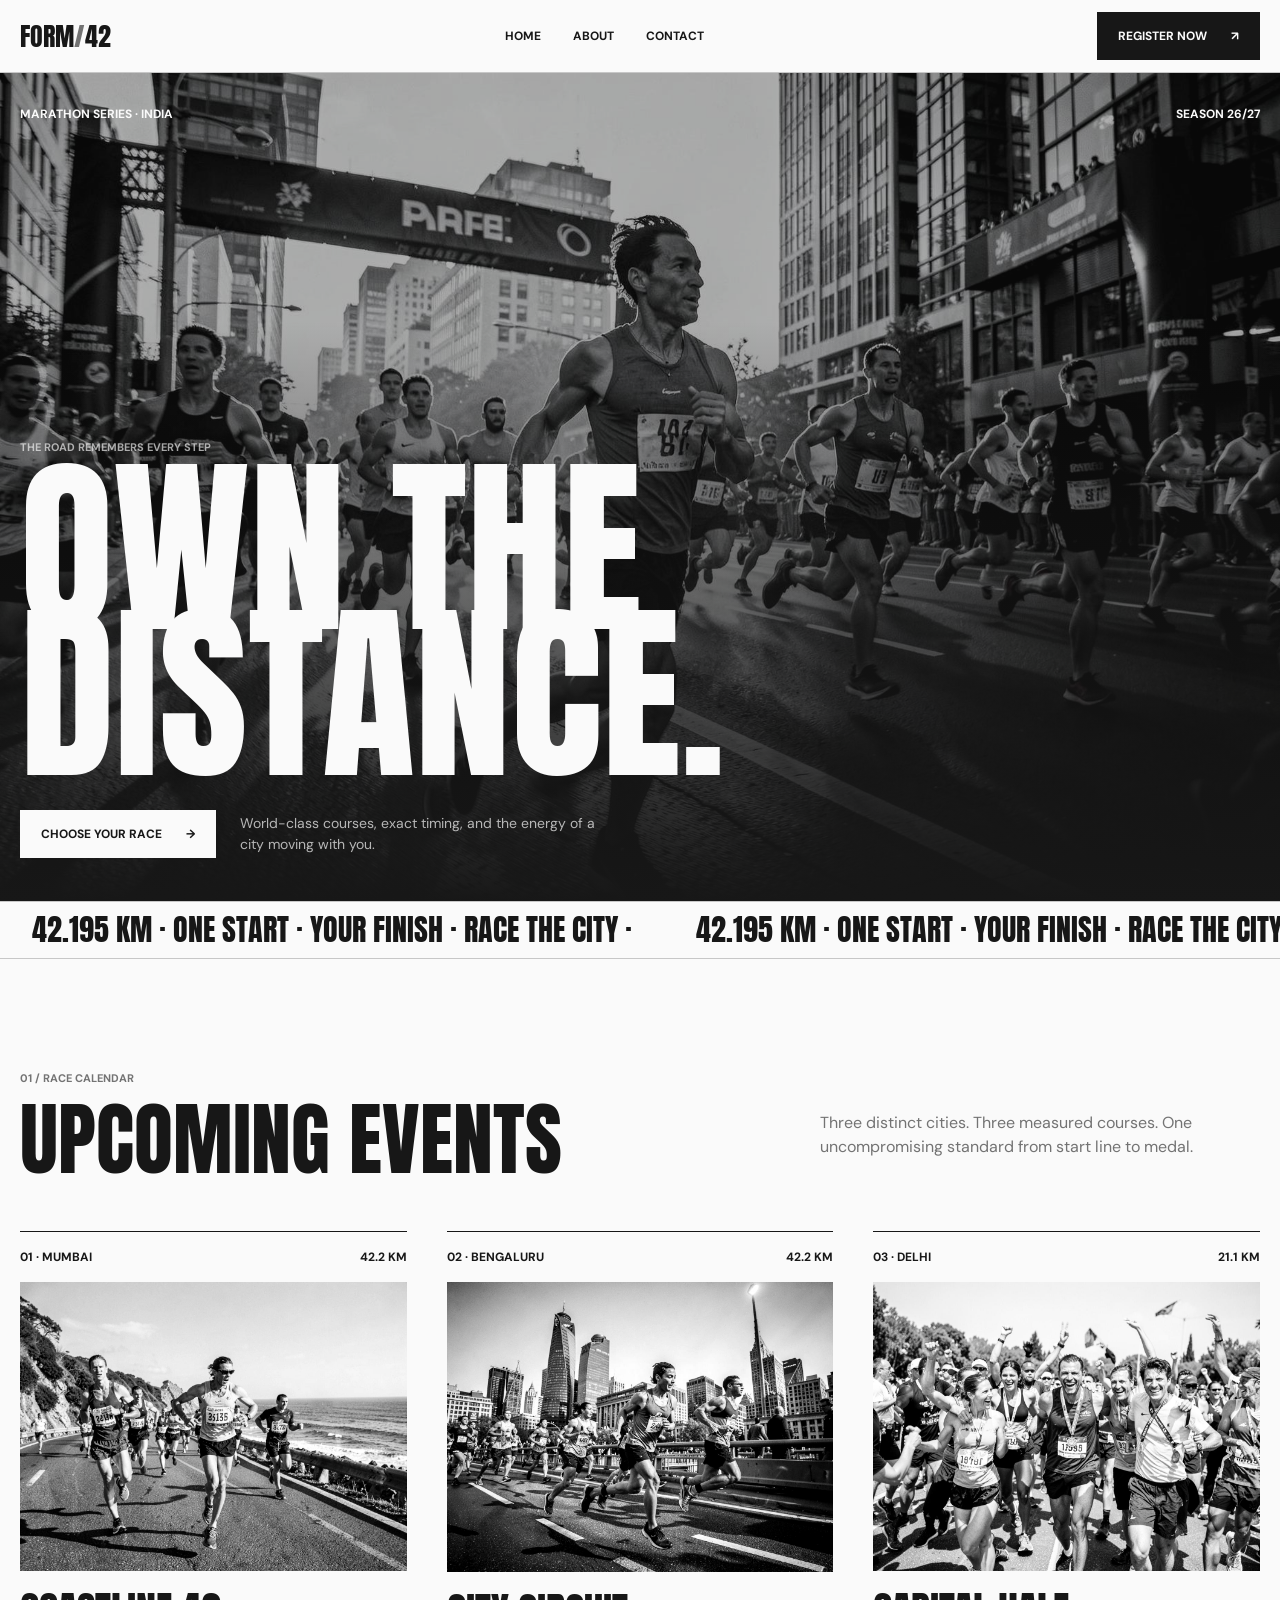
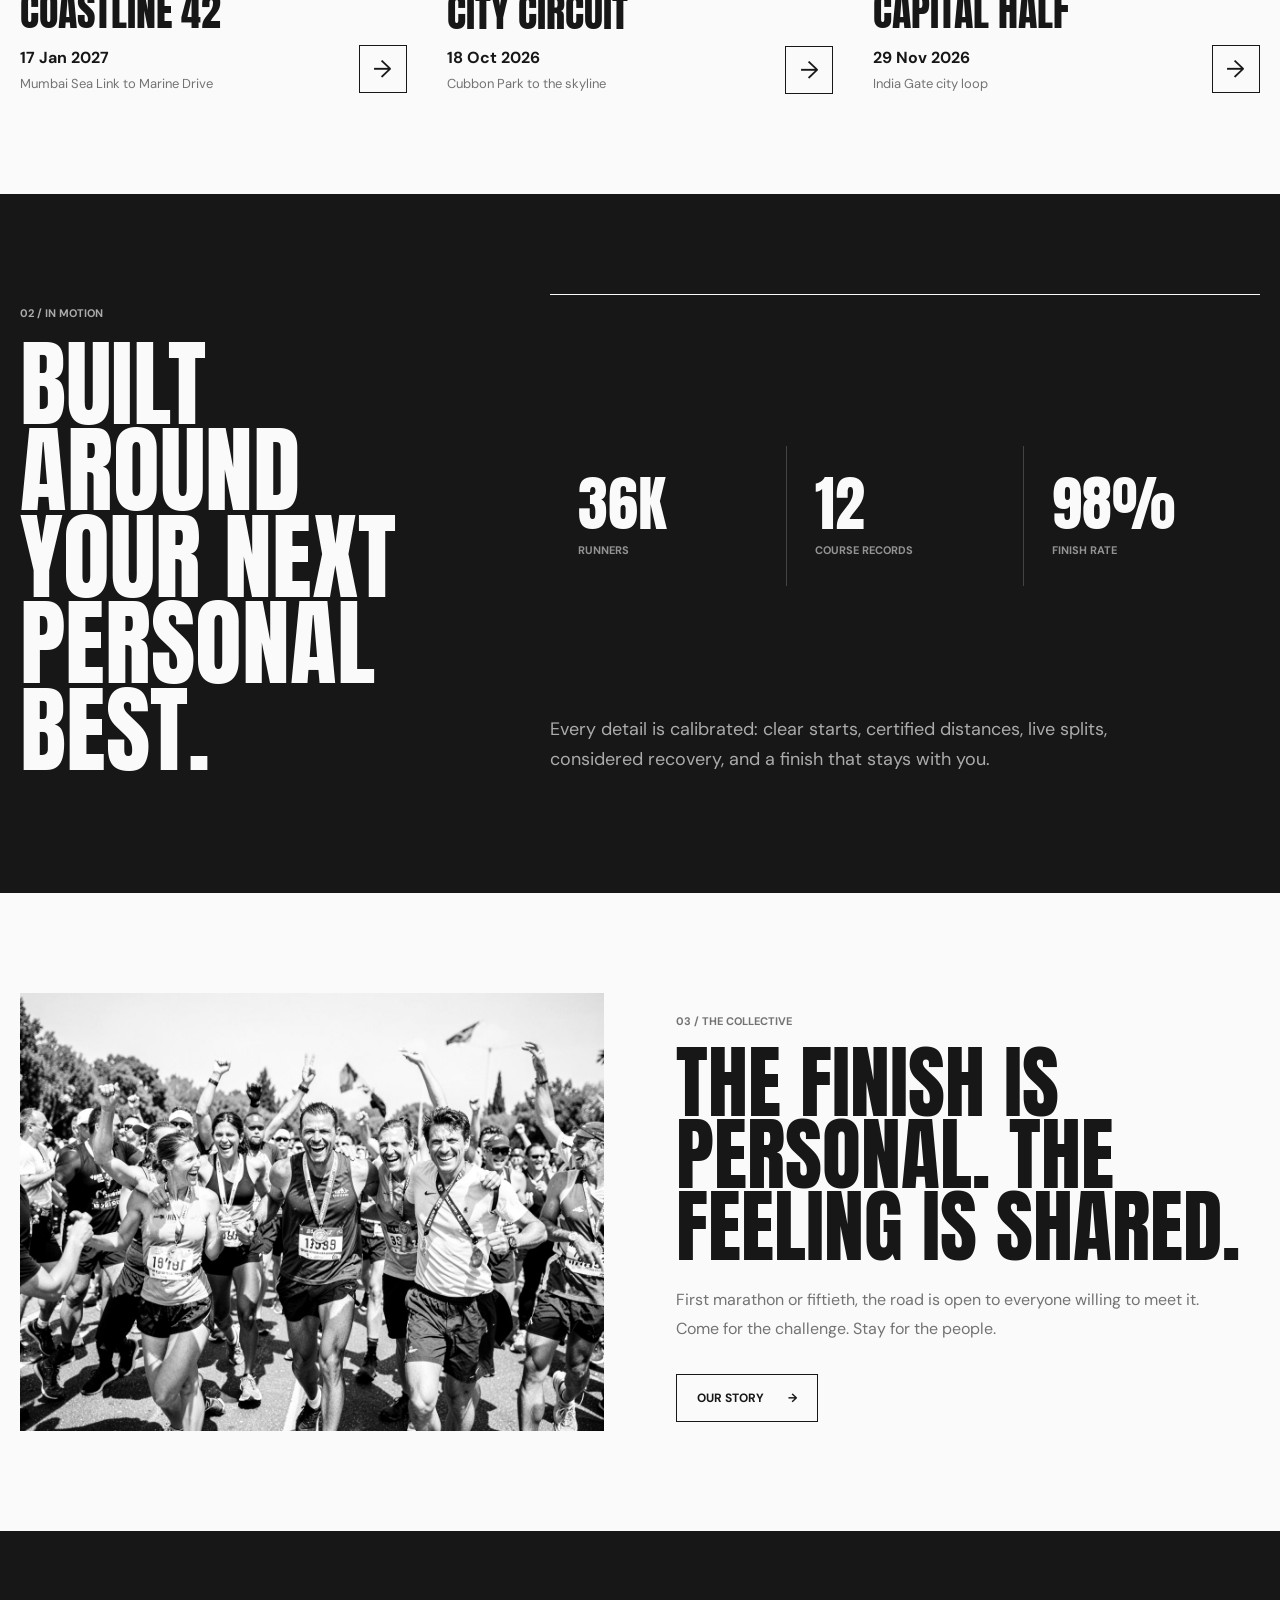
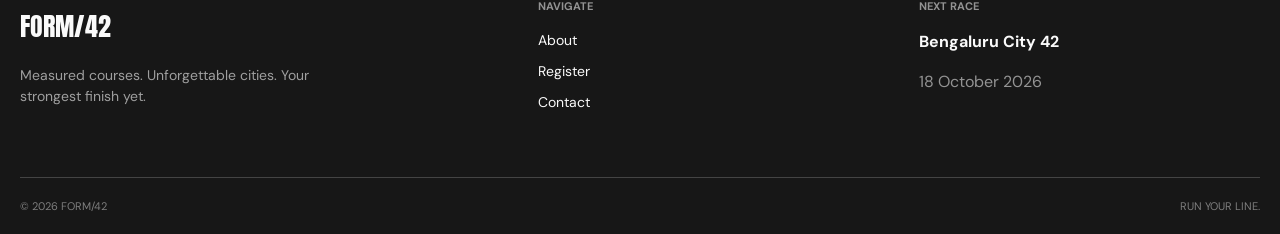
<file: form42-html-css-js (1) - Copy/form42-website/index.html>
<!doctype html><html lang="en"><head><meta charset="UTF-8"><meta name="viewport" content="width=device-width,initial-scale=1"><title>Form/42 — Premium Marathon Series</title><meta name="description" content="Discover premium city marathons, upcoming races, and register for your next finish line."><meta property="og:title" content="Form/42 — Premium Marathon Series"><meta property="og:description" content="Discover premium city marathons, upcoming races, and register for your next finish line."><meta property="og:type" content="website"><meta name="twitter:card" content="summary_large_image"><link rel="preconnect" href="https://fonts.googleapis.com"><link rel="preconnect" href="https://fonts.gstatic.com" crossorigin><link href="https://fonts.googleapis.com/css2?family=Anton&family=DM+Sans:wght@400;500;600;700&display=swap" rel="stylesheet"><link rel="stylesheet" href="style.css"><script src="app.js" defer></script></head><body class="home"><header class="site-header"><div class="container header-inner"><a class="logo" href="index.html">FORM<span>/</span>42</a><nav class="desktop-nav" aria-label="Main navigation"><a href="index.html">Home</a><a href="about.html">About</a><a href="contact.html">Contact</a></nav><a class="btn btn-dark desktop-cta" href="register.html">Register now <span>↗</span></a><button class="menu-button" type="button" aria-label="Toggle menu" aria-expanded="false"><span></span><span></span></button></div><nav class="mobile-nav" aria-label="Mobile navigation"><a href="index.html">Home</a><a href="about.html">About</a><a href="contact.html">Contact</a><a class="btn btn-dark" href="register.html">Register now</a></nav></header><main><section class="hero"><img src="assets/marathon-hero.jpg" alt="Marathon runners racing through a city"><div class="hero-shade"></div><div class="container hero-inner"><div class="hero-meta"><span>Marathon series · India</span><span>Season 26/27</span></div><div class="hero-copy reveal"><p class="eyebrow dim-light">The road remembers every step</p><h1>Own the<br>distance.</h1><div class="hero-actions"><a class="btn btn-light" href="register.html">Choose your race <span>→</span></a><p>World-class courses, exact timing, and the energy of a city moving with you.</p></div></div></div></section><div class="ticker"><div><span>42.195 KM · One start · Your finish · Race the city · </span><span aria-hidden="true">42.195 KM · One start · Your finish · Race the city · </span></div></div><section class="section"><div class="container"><div class="section-heading"><div><p class="eyebrow muted">01 / Race calendar</p><h2>Upcoming events</h2></div><p>Three distinct cities. Three measured courses. One uncompromising standard from start line to medal.</p></div><div class="race-grid">
<article class="race-card"><div class="race-meta"><span>01 · Mumbai</span><span>42.2 KM</span></div><img src="assets/coastal-race.jpg" alt="Runners at Mumbai Coastline 42" loading="lazy"><h3>Coastline 42</h3><div class="race-bottom"><div><strong>17 Jan 2027</strong><p>Mumbai Sea Link to Marine Drive</p></div><a class="icon-link" href="register.html?race=Mumbai+Coastline+42" aria-label="Register for Mumbai Coastline 42">→</a></div></article>
<article class="race-card"><div class="race-meta"><span>02 · Bengaluru</span><span>42.2 KM</span></div><img src="assets/city-race.jpg" alt="Runners at Bengaluru City Circuit" loading="lazy"><h3>City Circuit</h3><div class="race-bottom"><div><strong>18 Oct 2026</strong><p>Cubbon Park to the skyline</p></div><a class="icon-link" href="register.html?race=Bengaluru+City+Circuit" aria-label="Register for Bengaluru City Circuit">→</a></div></article>
<article class="race-card"><div class="race-meta"><span>03 · Delhi</span><span>21.1 KM</span></div><img src="assets/community-runners.jpg" alt="Runners at Delhi Capital Half" loading="lazy"><h3>Capital Half</h3><div class="race-bottom"><div><strong>29 Nov 2026</strong><p>India Gate city loop</p></div><a class="icon-link" href="register.html?race=Delhi+Capital+Half" aria-label="Register for Delhi Capital Half">→</a></div></article>
</div></div></section><section class="section section-dark"><div class="container motion-grid"><div><p class="eyebrow dim-light">02 / In motion</p><h2>Built around your next personal best.</h2></div><div class="motion-data"><div class="pulse-line"></div><div class="stats"><div><strong>36K</strong><span>Runners</span></div><div><strong>12</strong><span>Course records</span></div><div><strong>98%</strong><span>Finish rate</span></div></div><p>Every detail is calibrated: clear starts, certified distances, live splits, considered recovery, and a finish that stays with you.</p></div></div></section><section class="section"><div class="container split center"><img class="feature-image" src="assets/community-runners.jpg" alt="Marathon finishers celebrating together" loading="lazy"><div><p class="eyebrow muted">03 / The collective</p><h2>The finish is personal. The feeling is shared.</h2><p class="body-copy">First marathon or fiftieth, the road is open to everyone willing to meet it. Come for the challenge. Stay for the people.</p><a class="btn btn-outline" href="about.html">Our story <span>→</span></a></div></div></section></main><footer class="site-footer"><div class="container footer-grid"><div><p class="footer-logo">FORM/42</p><p class="footer-copy">Measured courses. Unforgettable cities. Your strongest finish yet.</p></div><div><p class="eyebrow dim">Navigate</p><div class="footer-links"><a href="about.html">About</a><a href="register.html">Register</a><a href="contact.html">Contact</a></div></div><div><p class="eyebrow dim">Next race</p><p class="footer-race">Bengaluru City 42</p><p class="dim">18 October 2026</p></div></div><div class="container footer-bottom"><span>© 2026 FORM/42</span><span>Run your line.</span></div></footer></body></html>
</file>
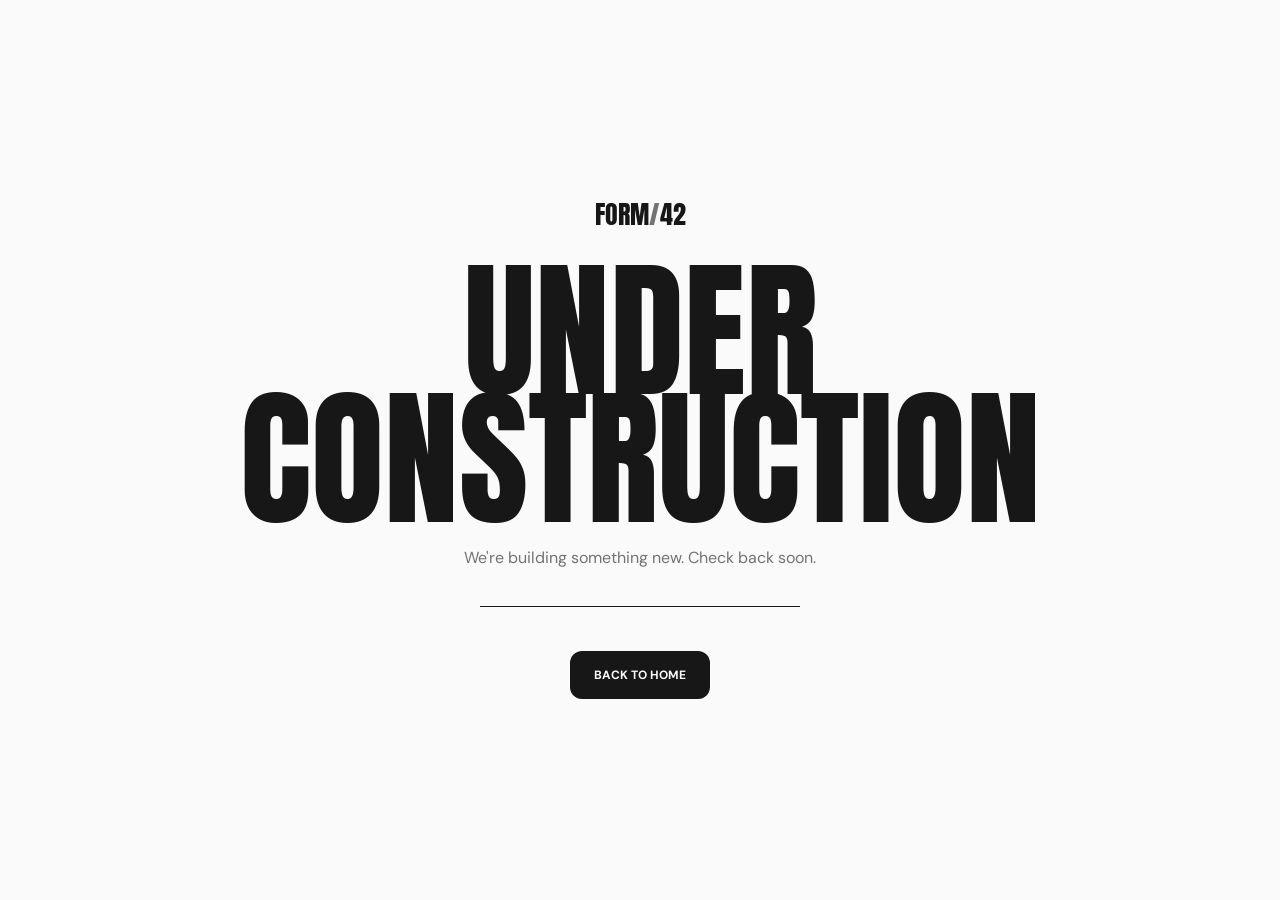
<file: contact.html>
<!DOCTYPE html>
<html lang="en">
<head>
<meta charset="UTF-8">
<meta name="viewport" content="width=device-width, initial-scale=1">
<title>FORM/42 — Under construction</title>
<link rel="preconnect" href="https://fonts.googleapis.com">
<link rel="preconnect" href="https://fonts.gstatic.com" crossorigin>
<link href="https://fonts.googleapis.com/css2?family=Anton&family=DM+Sans:wght@400;700&display=swap" rel="stylesheet">
<style>
:root{--bg:#fafafa;--ink:#171717;--muted:#737373}
*{box-sizing:border-box}
body{margin:0;min-height:100svh;display:grid;place-items:center;padding:24px;background:var(--bg);color:var(--ink);font-family:"DM Sans",sans-serif;line-height:1.5;text-align:center}
.logo{font:400 26px/1 "Anton",sans-serif;text-transform:uppercase}
.logo span{color:var(--muted)}
h1{font:400 clamp(56px,13vw,150px)/.85 "Anton",sans-serif;text-transform:uppercase;margin:40px 0 24px}
p{max-width:420px;margin:0 auto;color:var(--muted)}
.bar{width:min(100%,320px);height:1px;background:var(--ink);margin:36px auto;transform-origin:center;animation:pulse 3s ease-in-out infinite}
a{display:inline-block;margin-top:8px;min-height:48px;line-height:48px;padding:0 24px;border-radius:12px;background:var(--ink);color:var(--bg);font-size:12px;font-weight:700;text-decoration:none;text-transform:uppercase}
a:focus-visible{outline:2px solid var(--ink);outline-offset:3px}
@keyframes pulse{0%,100%{transform:scaleX(.2);opacity:.3}50%{transform:scaleX(1);opacity:1}}
@media(prefers-reduced-motion:reduce){.bar{animation:none}}
</style>
</head>
<body>
  <main>
    <div class="logo">FORM<span>/</span>42</div>
    <h1>Under<br>construction</h1>
    <p>We're building something new. Check back soon.</p>
    <div class="bar" aria-hidden="true"></div>
    <a href="index.html">Back to Home</a>
  </main>
</body>
</html>
</file>
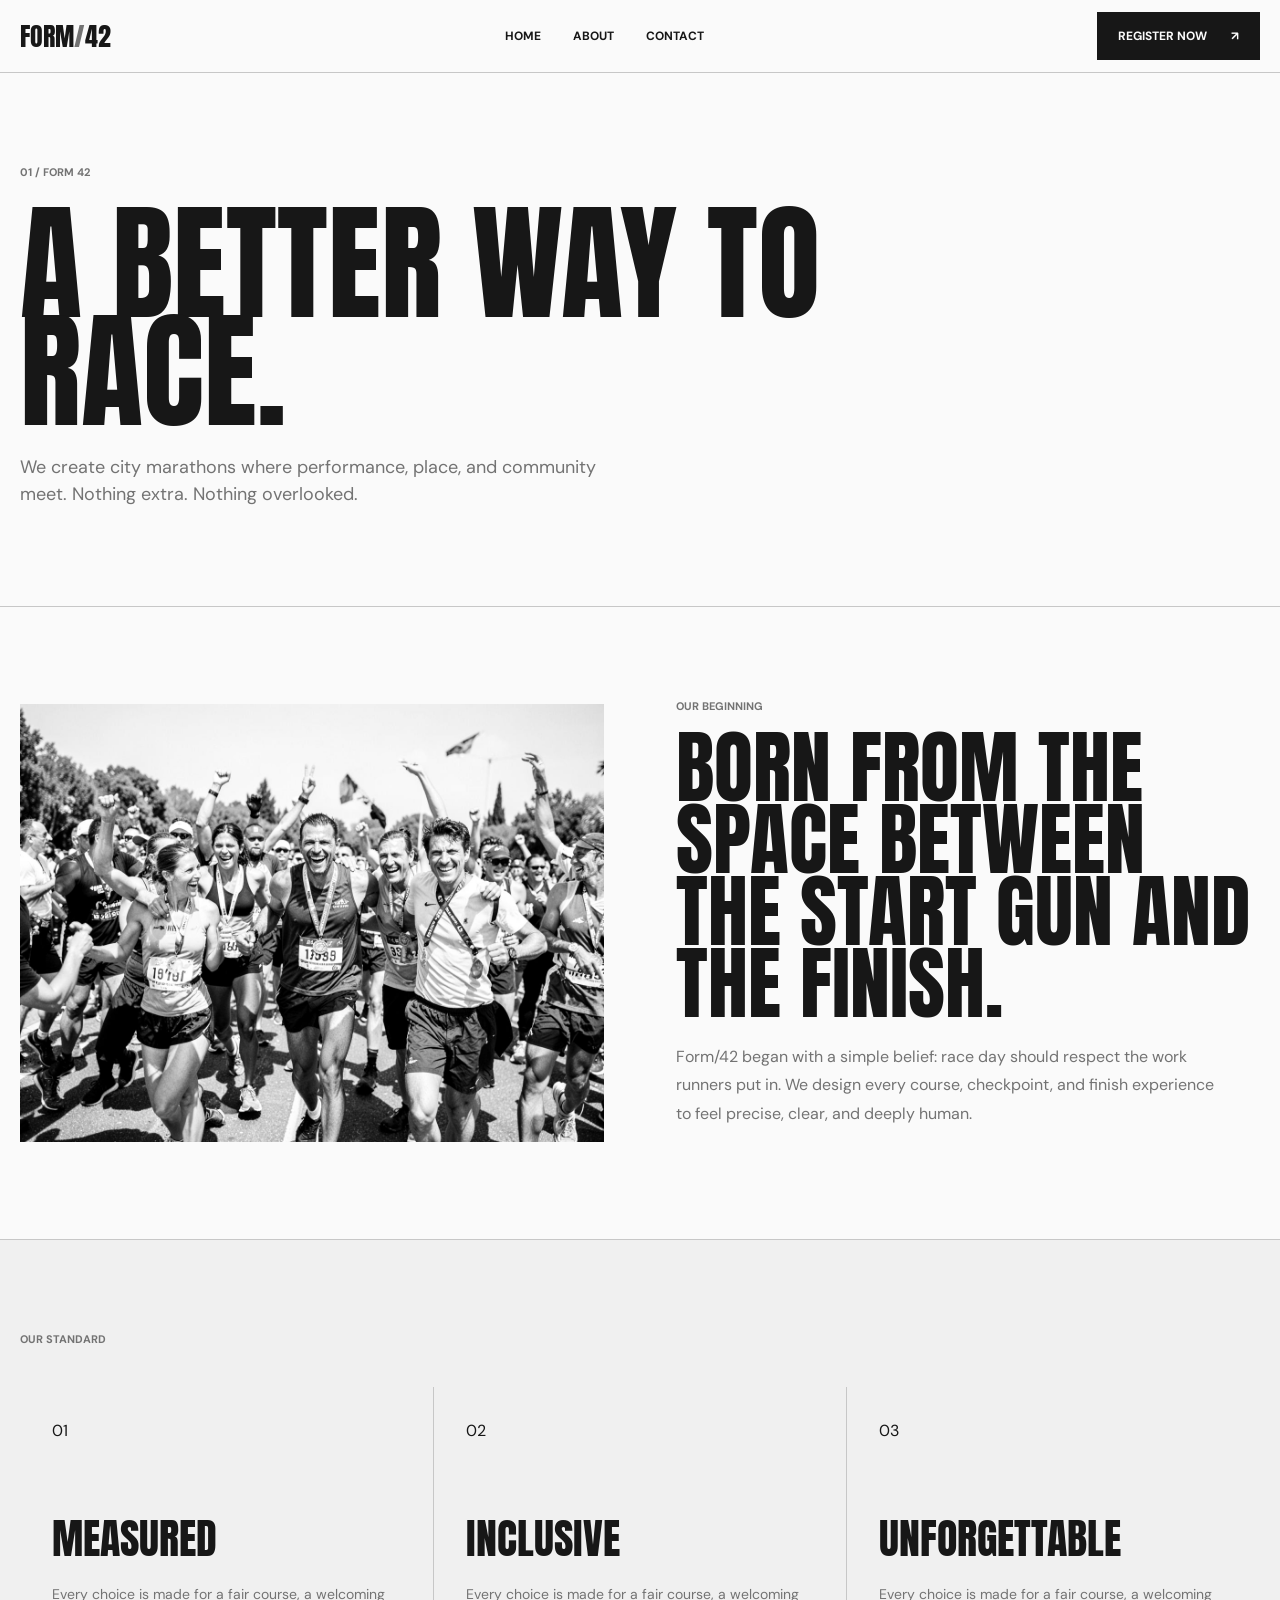
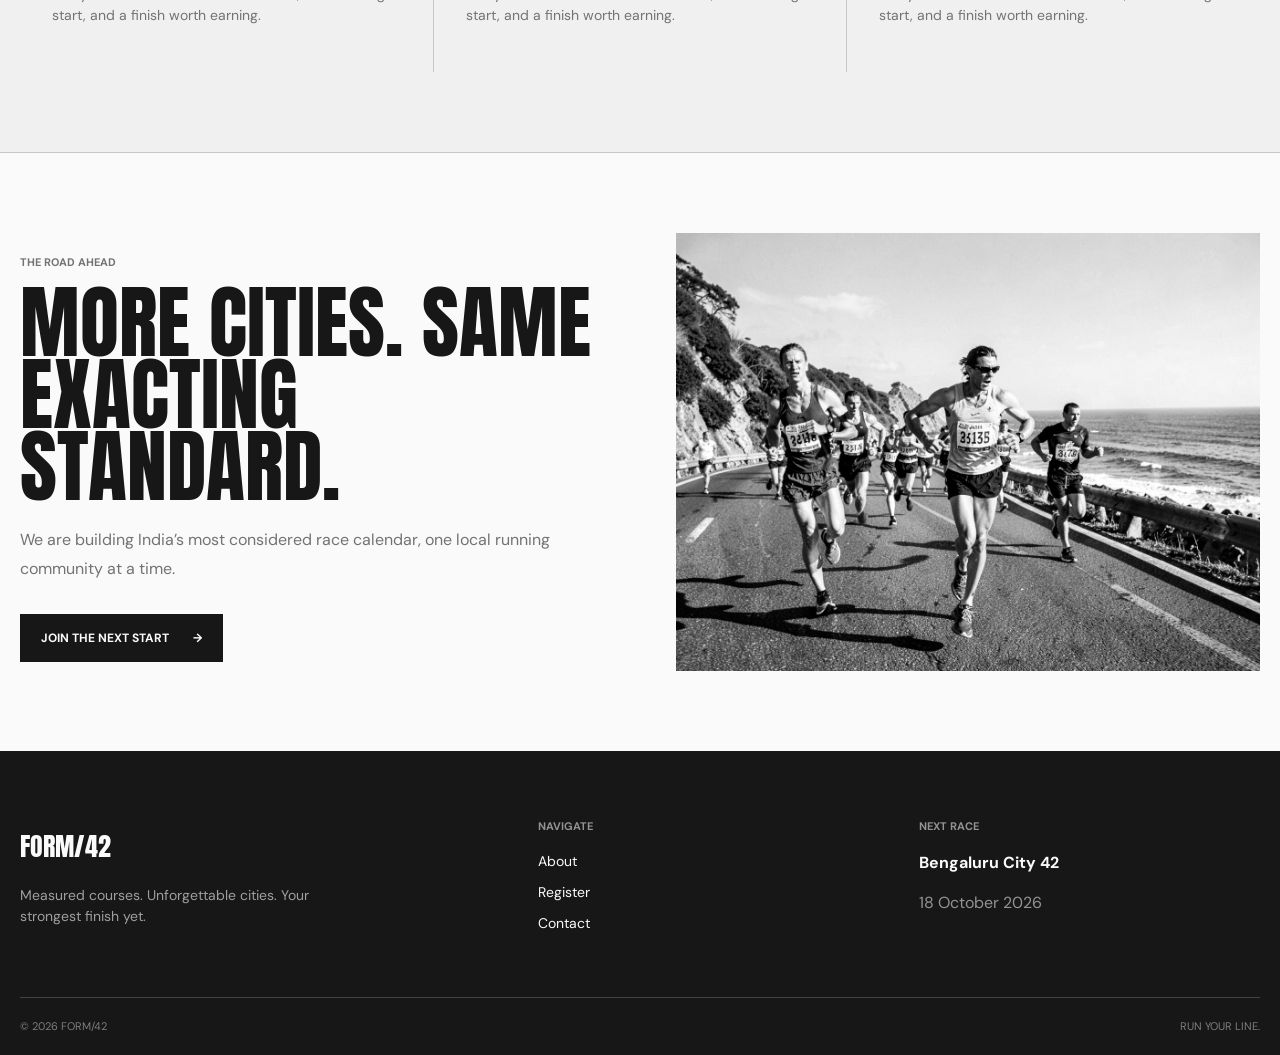
<file: form42-html-css-js (1) - Copy/form42-website/about.html>
<!doctype html><html lang="en"><head><meta charset="UTF-8"><meta name="viewport" content="width=device-width,initial-scale=1"><title>About Form/42 — Why We Race</title><meta name="description" content="Meet the team and standards behind the Form/42 premium marathon series."><meta property="og:title" content="About Form/42 — Why We Race"><meta property="og:description" content="Meet the team and standards behind the Form/42 premium marathon series."><meta property="og:type" content="website"><meta name="twitter:card" content="summary_large_image"><link rel="preconnect" href="https://fonts.googleapis.com"><link rel="preconnect" href="https://fonts.gstatic.com" crossorigin><link href="https://fonts.googleapis.com/css2?family=Anton&family=DM+Sans:wght@400;500;600;700&display=swap" rel="stylesheet"><link rel="stylesheet" href="style.css"><script src="app.js" defer></script></head><body class=""><header class="site-header"><div class="container header-inner"><a class="logo" href="index.html">FORM<span>/</span>42</a><nav class="desktop-nav" aria-label="Main navigation"><a href="index.html">Home</a><a href="about.html">About</a><a href="contact.html">Contact</a></nav><a class="btn btn-dark desktop-cta" href="register.html">Register now <span>↗</span></a><button class="menu-button" type="button" aria-label="Toggle menu" aria-expanded="false"><span></span><span></span></button></div><nav class="mobile-nav" aria-label="Mobile navigation"><a href="index.html">Home</a><a href="about.html">About</a><a href="contact.html">Contact</a><a class="btn btn-dark" href="register.html">Register now</a></nav></header><main><section class="page-intro"><div class="container"><p class="eyebrow muted">01 / Form 42</p><h1>A better way to race.</h1><p>We create city marathons where performance, place, and community meet. Nothing extra. Nothing overlooked.</p></div></section><section class="section compact"><div class="container split center"><img class="feature-image" src="assets/community-runners.jpg" alt="Finishers celebrating after a marathon"><div><p class="eyebrow muted">Our beginning</p><h2>Born from the space between the start gun and the finish.</h2><p class="body-copy">Form/42 began with a simple belief: race day should respect the work runners put in. We design every course, checkpoint, and finish experience to feel precise, clear, and deeply human.</p></div></div></section><section class="section compact standards"><div class="container"><p class="eyebrow muted">Our standard</p><div class="standard-grid"><article><span>01</span><h3>Measured</h3><p>Every choice is made for a fair course, a welcoming start, and a finish worth earning.</p></article><article><span>02</span><h3>Inclusive</h3><p>Every choice is made for a fair course, a welcoming start, and a finish worth earning.</p></article><article><span>03</span><h3>Unforgettable</h3><p>Every choice is made for a fair course, a welcoming start, and a finish worth earning.</p></article></div></div></section><section class="section compact"><div class="container split center"><div><p class="eyebrow muted">The road ahead</p><h2>More cities. Same exacting standard.</h2><p class="body-copy">We are building India’s most considered race calendar, one local running community at a time.</p><a class="btn btn-dark" href="register.html">Join the next start <span>→</span></a></div><img class="feature-image" src="assets/coastal-race.jpg" alt="Runners on a coastal marathon route" loading="lazy"></div></section></main><footer class="site-footer"><div class="container footer-grid"><div><p class="footer-logo">FORM/42</p><p class="footer-copy">Measured courses. Unforgettable cities. Your strongest finish yet.</p></div><div><p class="eyebrow dim">Navigate</p><div class="footer-links"><a href="about.html">About</a><a href="register.html">Register</a><a href="contact.html">Contact</a></div></div><div><p class="eyebrow dim">Next race</p><p class="footer-race">Bengaluru City 42</p><p class="dim">18 October 2026</p></div></div><div class="container footer-bottom"><span>© 2026 FORM/42</span><span>Run your line.</span></div></footer></body></html>
</file>
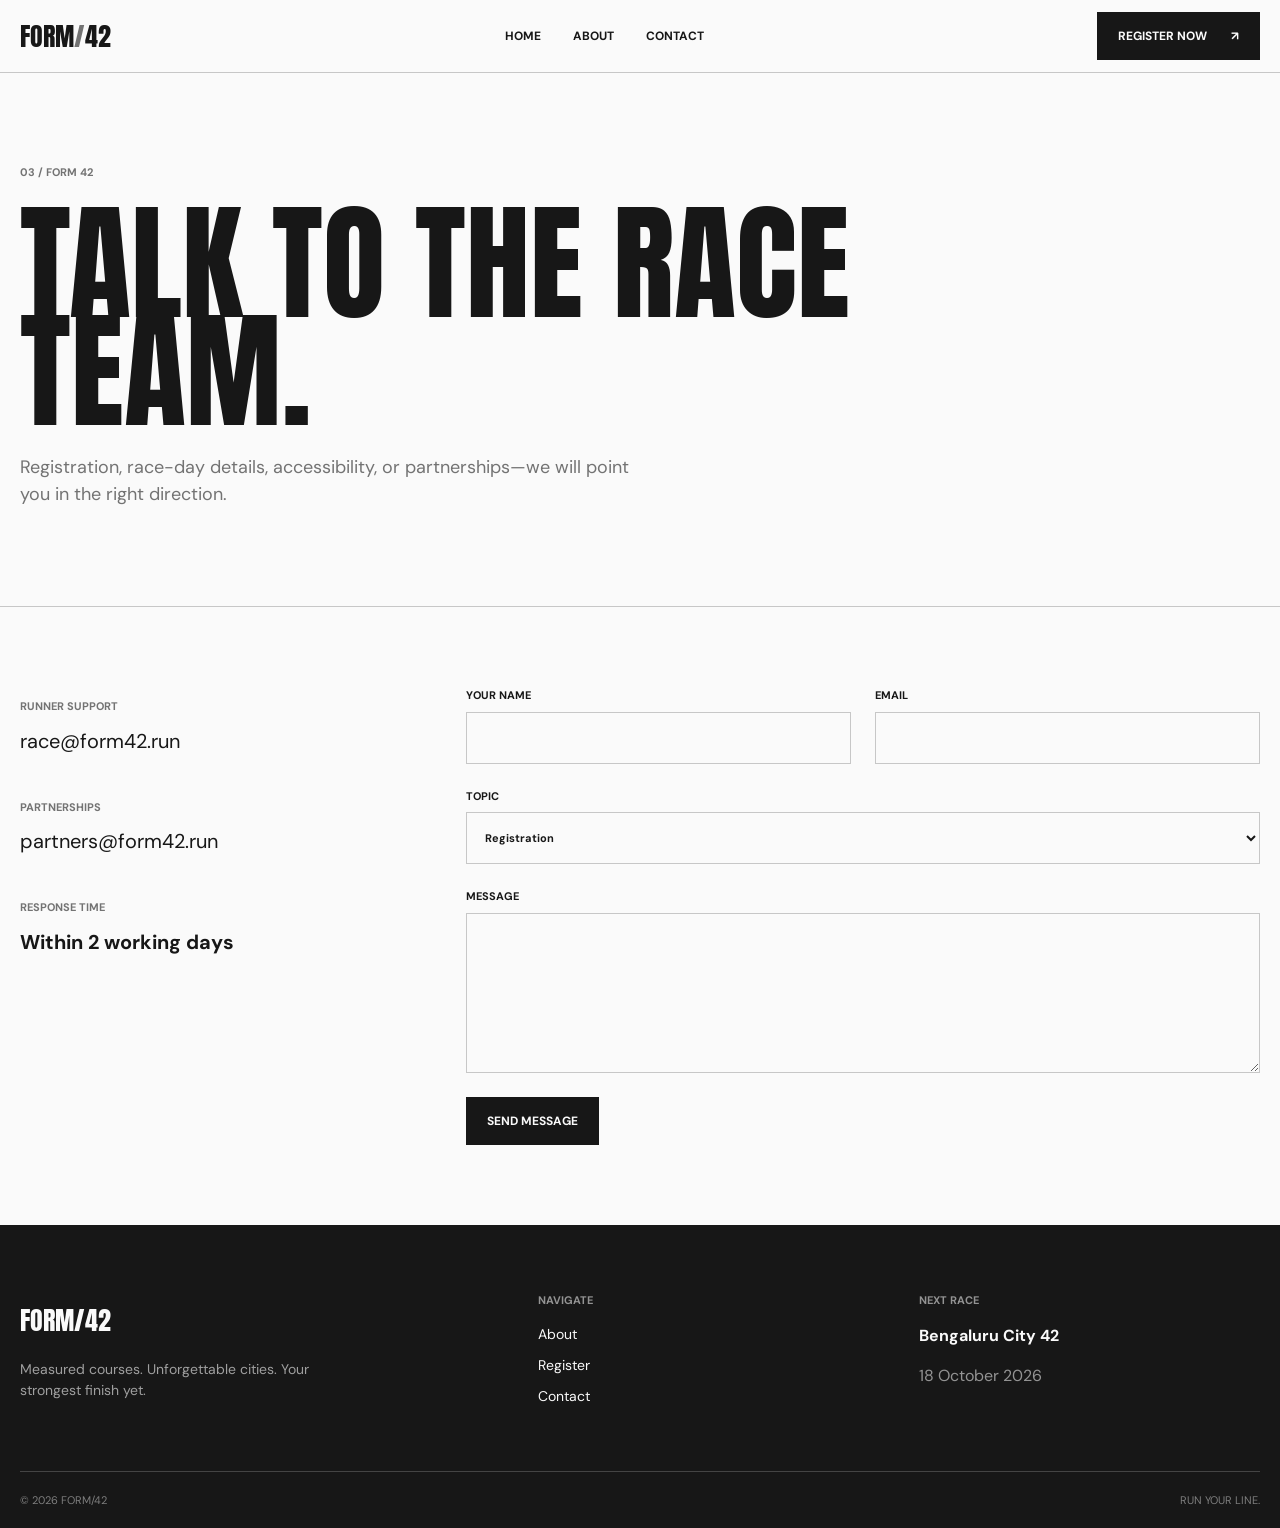
<file: form42-html-css-js (1) - Copy/form42-website/contact.html>
<!doctype html><html lang="en"><head><meta charset="UTF-8"><meta name="viewport" content="width=device-width,initial-scale=1"><title>Contact Form/42 — Race Support</title><meta name="description" content="Contact the Form/42 team about registration, race day, partnerships, or accessibility."><meta property="og:title" content="Contact Form/42 — Race Support"><meta property="og:description" content="Contact the Form/42 team about registration, race day, partnerships, or accessibility."><meta property="og:type" content="website"><meta name="twitter:card" content="summary_large_image"><link rel="preconnect" href="https://fonts.googleapis.com"><link rel="preconnect" href="https://fonts.gstatic.com" crossorigin><link href="https://fonts.googleapis.com/css2?family=Anton&family=DM+Sans:wght@400;500;600;700&display=swap" rel="stylesheet"><link rel="stylesheet" href="style.css"><script src="app.js" defer></script></head><body class=""><header class="site-header"><div class="container header-inner"><a class="logo" href="index.html">FORM<span>/</span>42</a><nav class="desktop-nav" aria-label="Main navigation"><a href="index.html">Home</a><a href="about.html">About</a><a href="contact.html">Contact</a></nav><a class="btn btn-dark desktop-cta" href="register.html">Register now <span>↗</span></a><button class="menu-button" type="button" aria-label="Toggle menu" aria-expanded="false"><span></span><span></span></button></div><nav class="mobile-nav" aria-label="Mobile navigation"><a href="index.html">Home</a><a href="about.html">About</a><a href="contact.html">Contact</a><a class="btn btn-dark" href="register.html">Register now</a></nav></header><main><section class="page-intro"><div class="container"><p class="eyebrow muted">03 / Form 42</p><h1>Talk to the race team.</h1><p>Registration, race-day details, accessibility, or partnerships—we will point you in the right direction.</p></div></section><section class="section compact"><div class="container form-layout"><aside class="contact-details"><div><p class="eyebrow muted">Runner support</p><a href="mailto:race@form42.run">race@form42.run</a></div><div><p class="eyebrow muted">Partnerships</p><a href="mailto:partners@form42.run">partners@form42.run</a></div><div><p class="eyebrow muted">Response time</p><strong>Within 2 working days</strong></div></aside><div><form id="contact-form" class="form-grid"><div class="form-row"><label>Your name<input name="name" required></label><label>Email<input name="email" type="email" required></label></div><label>Topic<select name="topic"><option>Registration</option><option>Race day</option><option>Accessibility</option><option>Partnership</option><option>Other</option></select></label><label>Message<textarea name="message" required></textarea></label><button class="btn btn-dark submit" type="submit">Send message</button></form><section id="contact-success" class="success" role="status" hidden><div class="check-icon">✓</div><p class="eyebrow">Message ready</p><h2>Thanks for reaching out.</h2><p>This frontend preview has accepted your message. Live delivery can be connected later.</p><button class="btn btn-outline reset-form" type="button">Send another</button></section></div></div></section></main><footer class="site-footer"><div class="container footer-grid"><div><p class="footer-logo">FORM/42</p><p class="footer-copy">Measured courses. Unforgettable cities. Your strongest finish yet.</p></div><div><p class="eyebrow dim">Navigate</p><div class="footer-links"><a href="about.html">About</a><a href="register.html">Register</a><a href="contact.html">Contact</a></div></div><div><p class="eyebrow dim">Next race</p><p class="footer-race">Bengaluru City 42</p><p class="dim">18 October 2026</p></div></div><div class="container footer-bottom"><span>© 2026 FORM/42</span><span>Run your line.</span></div></footer></body></html>
</file>
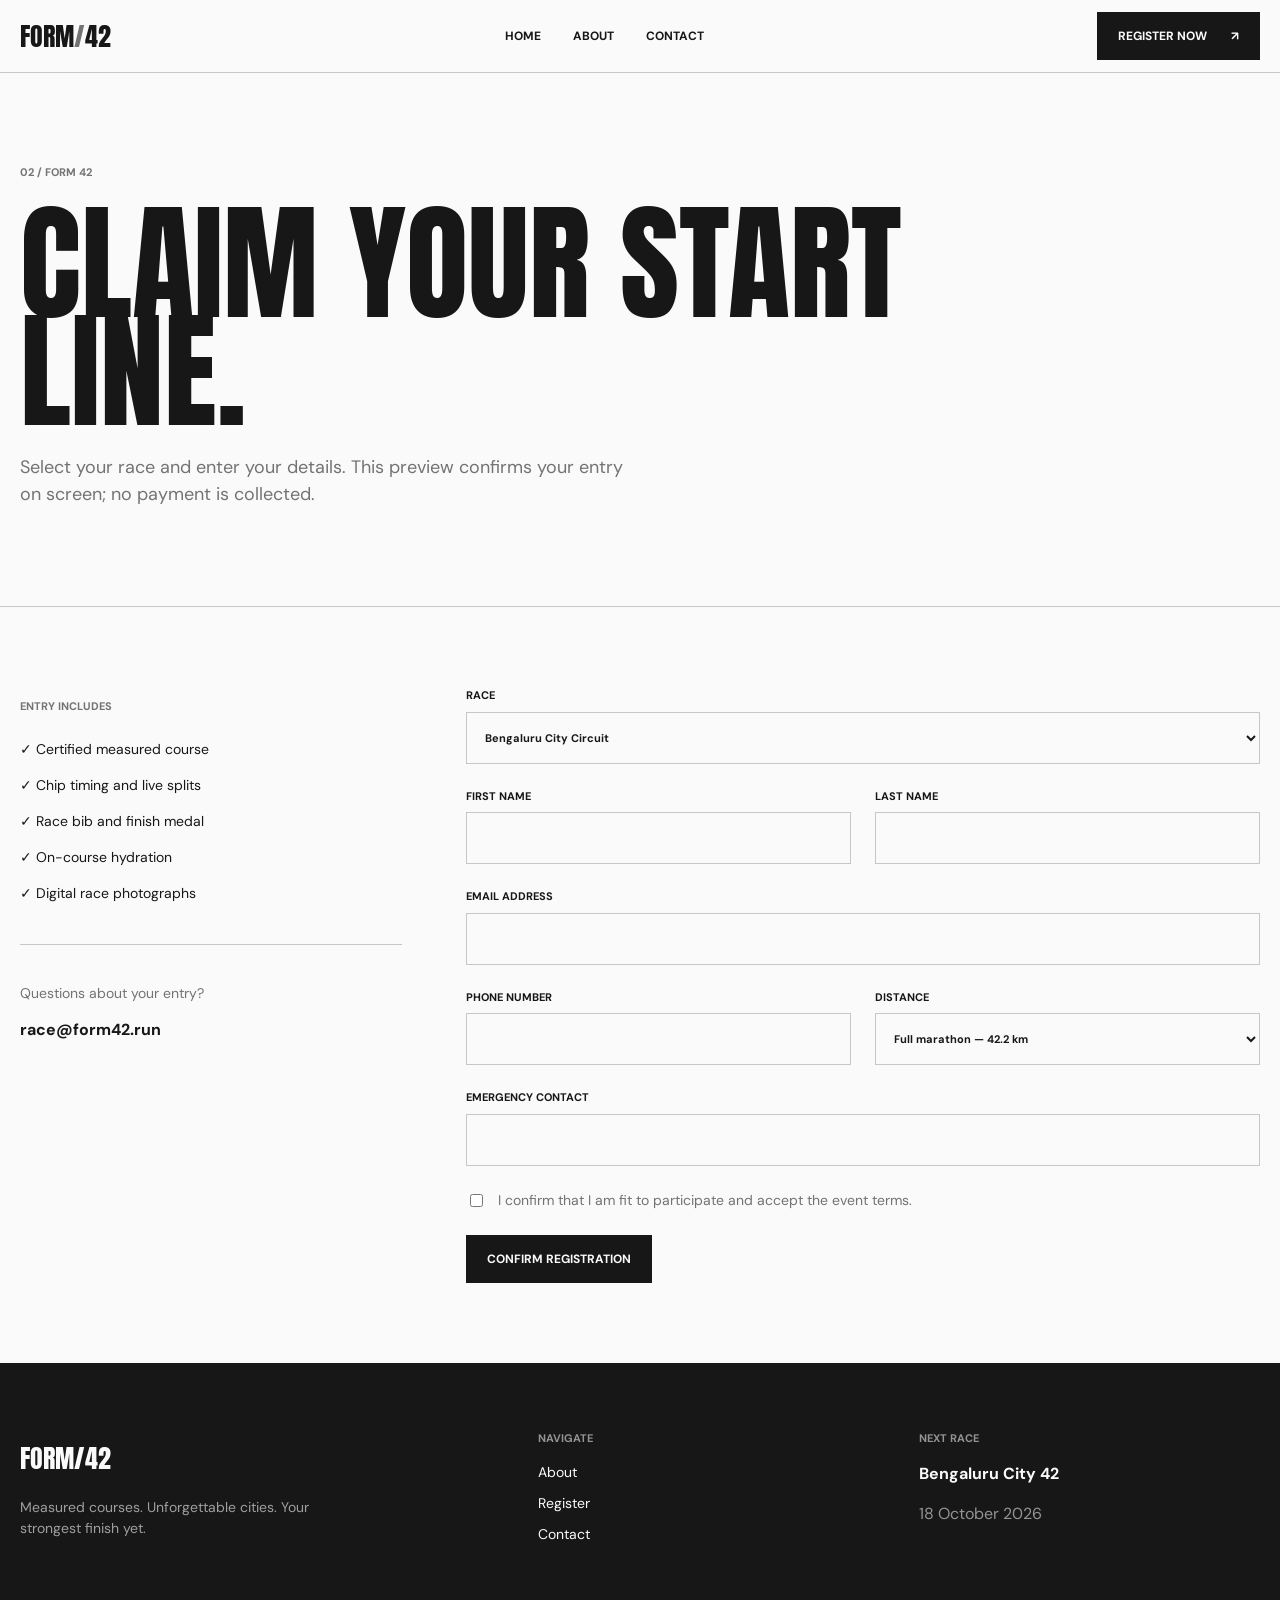
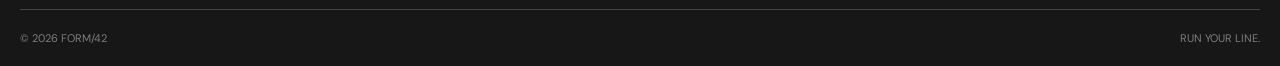
<file: form42-html-css-js (1) - Copy/form42-website/register.html>
<!doctype html><html lang="en"><head><meta charset="UTF-8"><meta name="viewport" content="width=device-width,initial-scale=1"><title>Register — Form/42 Marathon Series</title><meta name="description" content="Choose your Form/42 event and reserve your place on the start line."><meta property="og:title" content="Register — Form/42 Marathon Series"><meta property="og:description" content="Choose your Form/42 event and reserve your place on the start line."><meta property="og:type" content="website"><meta name="twitter:card" content="summary_large_image"><link rel="preconnect" href="https://fonts.googleapis.com"><link rel="preconnect" href="https://fonts.gstatic.com" crossorigin><link href="https://fonts.googleapis.com/css2?family=Anton&family=DM+Sans:wght@400;500;600;700&display=swap" rel="stylesheet"><link rel="stylesheet" href="style.css"><script src="app.js" defer></script></head><body class=""><header class="site-header"><div class="container header-inner"><a class="logo" href="index.html">FORM<span>/</span>42</a><nav class="desktop-nav" aria-label="Main navigation"><a href="index.html">Home</a><a href="about.html">About</a><a href="contact.html">Contact</a></nav><a class="btn btn-dark desktop-cta" href="register.html">Register now <span>↗</span></a><button class="menu-button" type="button" aria-label="Toggle menu" aria-expanded="false"><span></span><span></span></button></div><nav class="mobile-nav" aria-label="Mobile navigation"><a href="index.html">Home</a><a href="about.html">About</a><a href="contact.html">Contact</a><a class="btn btn-dark" href="register.html">Register now</a></nav></header><main><section class="page-intro"><div class="container"><p class="eyebrow muted">02 / Form 42</p><h1>Claim your start line.</h1><p>Select your race and enter your details. This preview confirms your entry on screen; no payment is collected.</p></div></section><section class="section compact"><div class="container form-layout"><aside><p class="eyebrow muted">Entry includes</p><ul class="check-list"><li>✓ Certified measured course</li><li>✓ Chip timing and live splits</li><li>✓ Race bib and finish medal</li><li>✓ On-course hydration</li><li>✓ Digital race photographs</li></ul><div class="aside-note"><p>Questions about your entry?</p><strong>race@form42.run</strong></div></aside><div><form id="registration-form" class="form-grid"><label>Race<select id="race" name="race" required><option>Bengaluru City Circuit</option><option>Mumbai Coastline 42</option><option>Delhi Capital Half</option></select></label><div class="form-row"><label>First name<input name="firstName" required></label><label>Last name<input name="lastName" required></label></div><label>Email address<input name="email" type="email" required></label><div class="form-row"><label>Phone number<input name="phone" type="tel" required></label><label>Distance<select name="distance" required><option>Full marathon — 42.2 km</option><option>Half marathon — 21.1 km</option><option>10K</option></select></label></div><label>Emergency contact<input name="emergency" required></label><label class="checkbox"><input type="checkbox" required><span>I confirm that I am fit to participate and accept the event terms.</span></label><button class="btn btn-dark submit" type="submit">Confirm registration</button></form><section id="registration-success" class="success" role="status" hidden><div class="check-icon">✓</div><p class="eyebrow">Entry received</p><h2>You’re on the list.</h2><p>Your frontend registration preview was completed successfully. A live site would now continue to secure payment.</p><button class="btn btn-outline reset-form" type="button">Register another runner</button></section></div></div></section></main><footer class="site-footer"><div class="container footer-grid"><div><p class="footer-logo">FORM/42</p><p class="footer-copy">Measured courses. Unforgettable cities. Your strongest finish yet.</p></div><div><p class="eyebrow dim">Navigate</p><div class="footer-links"><a href="about.html">About</a><a href="register.html">Register</a><a href="contact.html">Contact</a></div></div><div><p class="eyebrow dim">Next race</p><p class="footer-race">Bengaluru City 42</p><p class="dim">18 October 2026</p></div></div><div class="container footer-bottom"><span>© 2026 FORM/42</span><span>Run your line.</span></div></footer></body></html>
</file>
<file: form42-html-css-js (1) - Copy/form42-website/style.css>
:root{--bg:#fafafa;--ink:#171717;--muted:#737373;--line:#c7c7c7;--soft:#f0f0f0;--display:"Anton",sans-serif;--sans:"DM Sans",sans-serif}*{box-sizing:border-box}html{scroll-behavior:smooth}body{margin:0;background:var(--bg);color:var(--ink);font-family:var(--sans);line-height:1.5}img{display:block;max-width:100%}a{color:inherit;text-decoration:none}button,input,select,textarea{font:inherit}.container{width:min(100% - 40px,1280px);margin-inline:auto}.site-header{position:sticky;top:0;z-index:50;border-bottom:1px solid var(--line);background:rgba(250,250,250,.95);backdrop-filter:blur(12px)}.header-inner{height:72px;display:flex;align-items:center;justify-content:space-between}.logo,.footer-logo{font:400 26px/1 var(--display);text-transform:uppercase}.logo span{color:var(--muted)}.desktop-nav{display:flex;gap:32px}.desktop-nav a{font-size:12px;font-weight:700;text-transform:uppercase}.desktop-nav a:hover{text-decoration:underline;text-underline-offset:7px}.btn{min-height:48px;display:inline-flex;align-items:center;justify-content:center;gap:24px;border:1px solid transparent;padding:0 20px;font-size:12px;font-weight:700;text-transform:uppercase;cursor:pointer;letter-spacing:0}.btn-dark{background:var(--ink);color:var(--bg)}.btn-light{background:var(--bg);color:var(--ink)}.btn-outline{border-color:var(--ink);background:transparent;color:var(--ink)}.menu-button,.mobile-nav{display:none}.hero{position:relative;min-height:calc(100svh - 72px);overflow:hidden;background:var(--ink);color:var(--bg)}.hero>img,.hero-shade{position:absolute;inset:0;width:100%;height:100%;object-fit:cover}.hero>img{opacity:.65}.hero-shade{background:linear-gradient(to top,var(--ink),transparent 70%)}.hero-inner{position:relative;min-height:calc(100svh - 72px);padding-block:32px;display:flex;flex-direction:column;justify-content:space-between}.hero-meta,.race-meta{display:flex;justify-content:space-between;font-size:12px;font-weight:700;text-transform:uppercase}.hero h1,.page-intro h1,h2,h3{font-family:var(--display);font-weight:400;text-transform:uppercase;letter-spacing:0}.hero h1{font-size:clamp(80px,15vw,208px);line-height:.76;margin:20px 0 0}.eyebrow{font-size:11px;font-weight:700;text-transform:uppercase}.muted{color:var(--muted)}.dim-light{color:rgba(250,250,250,.65)}.hero-actions{display:flex;align-items:center;gap:24px;margin-top:32px}.hero-actions p{max-width:380px;color:rgba(250,250,250,.7);font-size:14px}.ticker{overflow:hidden;border-block:1px solid var(--line);padding-block:13px}.ticker>div{display:flex;width:max-content;white-space:nowrap;font:400 30px/1 var(--display);text-transform:uppercase;animation:ticker 18s linear infinite}.ticker span{padding-inline:32px}.section{padding-block:100px}.section.compact{padding-block:80px}.section-heading{display:flex;align-items:flex-end;justify-content:space-between;gap:32px}.section-heading h2,.split h2{font-size:clamp(48px,7vw,80px);line-height:.9;margin:16px 0 0}.section-heading>p{max-width:440px;color:var(--muted)}.race-grid{display:grid;grid-template-columns:repeat(3,1fr);gap:40px;margin-top:56px}.race-card{border-top:1px solid var(--ink);padding-top:16px}.race-card img{width:100%;aspect-ratio:4/3;object-fit:cover;filter:grayscale(1);margin-top:16px}.race-card h3{font-size:40px;line-height:1;margin:20px 0 0}.race-bottom{display:flex;align-items:flex-end;justify-content:space-between;gap:16px;margin-top:14px}.race-bottom p{font-size:13px;color:var(--muted);margin:4px 0 0}.icon-link{width:48px;height:48px;border:1px solid var(--ink);display:grid;place-items:center;font-size:24px;flex:none}.section-dark{background:var(--ink);color:var(--bg)}.motion-grid{display:grid;grid-template-columns:.8fr 1.2fr;gap:56px}.motion-grid h2{font-size:clamp(60px,8vw,96px);line-height:.9;margin:20px 0}.motion-data{display:flex;flex-direction:column;justify-content:space-between}.pulse-line{height:1px;background:var(--bg);transform-origin:left;animation:pulse 3s ease-in-out infinite}.stats{display:grid;grid-template-columns:repeat(3,1fr);gap:1px;background:rgba(250,250,250,.2);margin-top:64px}.stats>div{background:var(--ink);padding:28px}.stats strong{display:block;font:400 60px/1 var(--display)}.stats span{display:block;margin-top:8px;color:rgba(250,250,250,.55);font-size:11px;font-weight:700;text-transform:uppercase}.motion-data>p{max-width:600px;color:rgba(250,250,250,.65);font-size:18px;line-height:1.7;margin-top:40px}.split{display:grid;grid-template-columns:1fr 1fr;gap:72px}.split.center{align-items:center}.feature-image{width:100%;aspect-ratio:4/3;object-fit:cover;filter:grayscale(1)}.body-copy{color:var(--muted);line-height:1.8;max-width:540px;margin:24px 0 30px}.page-intro{border-bottom:1px solid var(--line);padding-block:80px}.page-intro h1{font-size:clamp(64px,10vw,128px);line-height:.85;max-width:1050px;margin:28px 0}.page-intro .container>p:last-child{max-width:620px;color:var(--muted);font-size:18px}.standards{background:var(--soft);border-block:1px solid var(--line)}.standard-grid{display:grid;grid-template-columns:repeat(3,1fr);gap:1px;background:var(--line);margin-top:40px}.standard-grid article{background:var(--soft);padding:32px}.standard-grid h3{font-size:42px;margin:64px 0 10px}.standard-grid p{font-size:14px;color:var(--muted)}.form-layout{display:grid;grid-template-columns:.65fr 1.35fr;gap:64px}.check-list{padding:0;list-style:none;margin:24px 0}.check-list li{margin:15px 0;font-size:14px}.aside-note{border-top:1px solid var(--line);padding-top:24px;margin-top:40px}.aside-note p{color:var(--muted);font-size:14px}.form-grid{display:grid;gap:24px}.form-row{display:grid;grid-template-columns:1fr 1fr;gap:24px}.form-grid label{font-size:11px;font-weight:700;text-transform:uppercase}.form-grid input:not([type=checkbox]),.form-grid select,.form-grid textarea{display:block;width:100%;margin-top:8px;border:1px solid var(--line);border-radius:0;background:transparent;color:var(--ink);padding:14px;min-height:52px;outline:none}.form-grid textarea{min-height:160px;resize:vertical}.form-grid input:focus,.form-grid select:focus,.form-grid textarea:focus{border-color:var(--ink)}.checkbox{display:flex;align-items:flex-start;gap:12px;color:var(--muted);text-transform:none!important;font-size:14px!important;font-weight:400!important}.checkbox input{margin-top:4px}.submit{width:max-content}.success{border:1px solid var(--ink);padding:48px}.success[hidden]{display:none}.check-icon{font-size:34px}.success h2{font-size:52px;line-height:.95;margin:16px 0}.success>p:not(.eyebrow){color:var(--muted);max-width:520px}.success .btn{margin-top:24px}.contact-details{display:grid;align-content:start;gap:32px}.contact-details a,.contact-details strong{font-size:20px;display:block;margin-top:10px}.site-footer{background:var(--ink);color:var(--bg)}.footer-grid{display:grid;grid-template-columns:1.4fr 1fr 1fr;gap:40px;padding-block:56px}.footer-copy{max-width:320px;color:rgba(250,250,250,.6);font-size:14px}.dim{color:rgba(250,250,250,.55)}.footer-links{display:flex;flex-direction:column;gap:10px;margin-top:16px;font-size:14px}.footer-race{font-weight:700;margin:16px 0 3px}.footer-bottom{border-top:1px solid rgba(250,250,250,.2);display:flex;justify-content:space-between;padding-block:20px;color:rgba(250,250,250,.45);font-size:11px;text-transform:uppercase}.reveal{animation:rise .8s ease-out both}@keyframes ticker{to{transform:translateX(-50%)}}@keyframes pulse{0%,100%{transform:scaleX(.2);opacity:.3}50%{transform:scaleX(1);opacity:1}}@keyframes rise{from{opacity:0;transform:translateY(28px)}to{opacity:1;transform:none}}
@media(max-width:800px){.container{width:min(100% - 32px,1280px)}.desktop-nav,.desktop-cta{display:none}.menu-button{display:flex;width:44px;height:44px;border:1px solid var(--ink);background:transparent;flex-direction:column;justify-content:center;align-items:center;gap:7px}.menu-button span{width:19px;height:1px;background:var(--ink);transition:.2s}.menu-button.open span:first-child{transform:translateY(4px) rotate(45deg)}.menu-button.open span:last-child{transform:translateY(-4px) rotate(-45deg)}.mobile-nav{border-top:1px solid var(--line);padding:20px;flex-direction:column;gap:16px;font-weight:700}.mobile-nav.open{display:flex}.hero{min-height:calc(100svh - 72px)}.hero-inner{min-height:calc(100svh - 72px)}.hero h1{font-size:clamp(72px,24vw,112px)}.hero-meta{font-size:10px}.hero-actions{align-items:flex-start;flex-direction:column}.section{padding-block:72px}.section.compact{padding-block:60px}.section-heading,.race-bottom{align-items:flex-start}.section-heading{flex-direction:column}.race-grid,.motion-grid,.split,.form-layout{grid-template-columns:1fr}.race-grid{gap:48px}.motion-grid,.split,.form-layout{gap:42px}.stats{grid-template-columns:repeat(2,1fr)}.stats>div:last-child{grid-column:span 2}.standard-grid{grid-template-columns:1fr}.standard-grid h3{margin-top:32px}.form-row{grid-template-columns:1fr}.success{padding:28px}.footer-grid{grid-template-columns:1fr 1fr}.footer-grid>div:first-child{grid-column:span 2}.page-intro{padding-block:60px}}
@media(prefers-reduced-motion:reduce){html{scroll-behavior:auto}.ticker>div,.pulse-line,.reveal{animation:none}}
</file>
